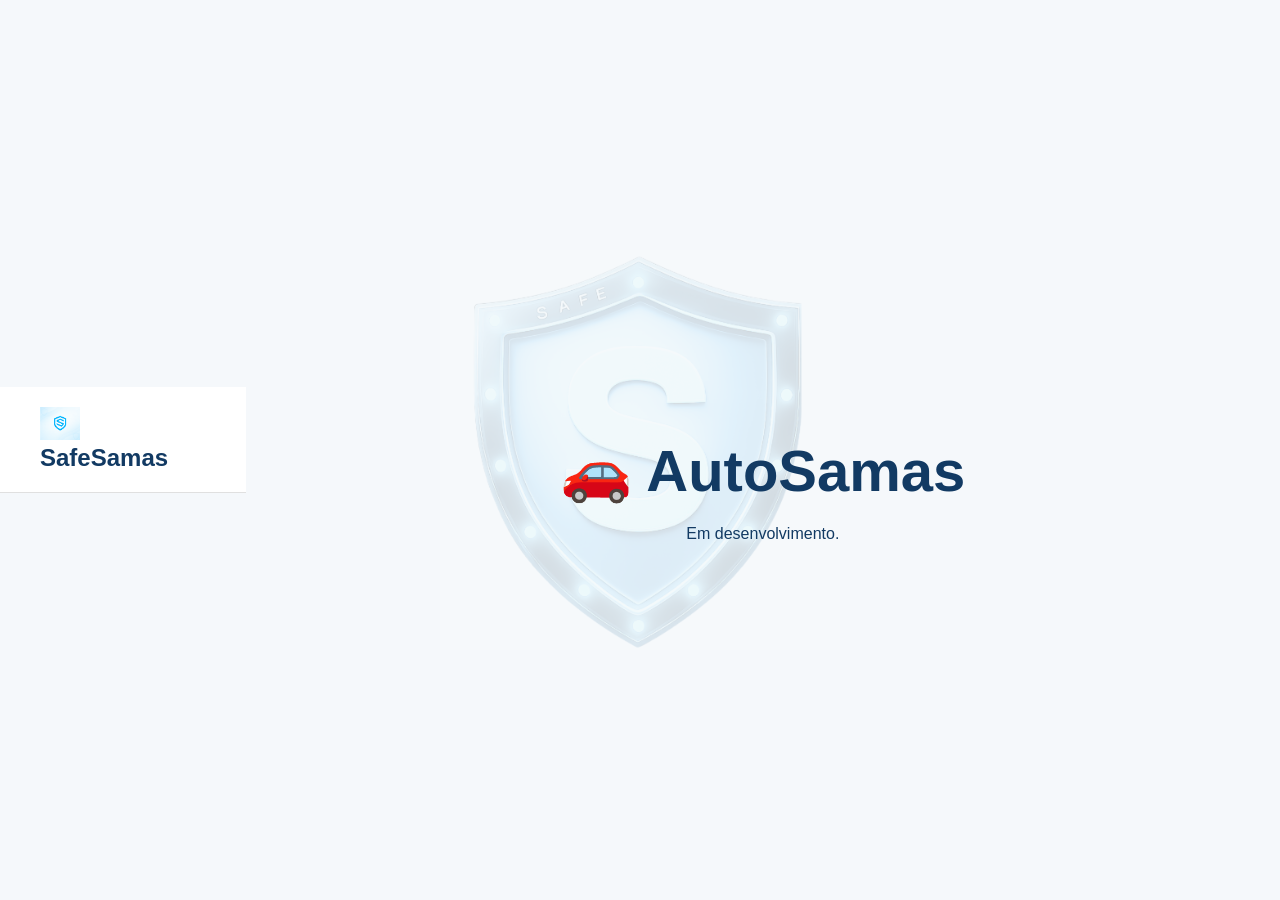
<file: Autosamas/index.html>
<!DOCTYPE html>
<html lang="pt-BR">
<head>
    <meta charset="UTF-8">
    <meta name="viewport" content="width=device-width, initial-scale=1.0">
    <title>AutoSamas</title>
    <link rel="stylesheet" href="../css/safe.css">
    <link rel="stylesheet" href="css/auto.css">
</head>
<body>
    <header class="safe-header">
        <a href="../index.html" class="voltar">
            <img src="../assets/logo-safe.png" class="safe-logo" alt="Logo SafeSamas">
            <span>SafeSamas</span>
        </a>
    </header>
    <main class="container">
        <h1>🚗 AutoSamas</h1>
        <p>Em desenvolvimento.</p>
    </main>
    <script src="js/auto.js"></script>
</body>
</html>
</file>
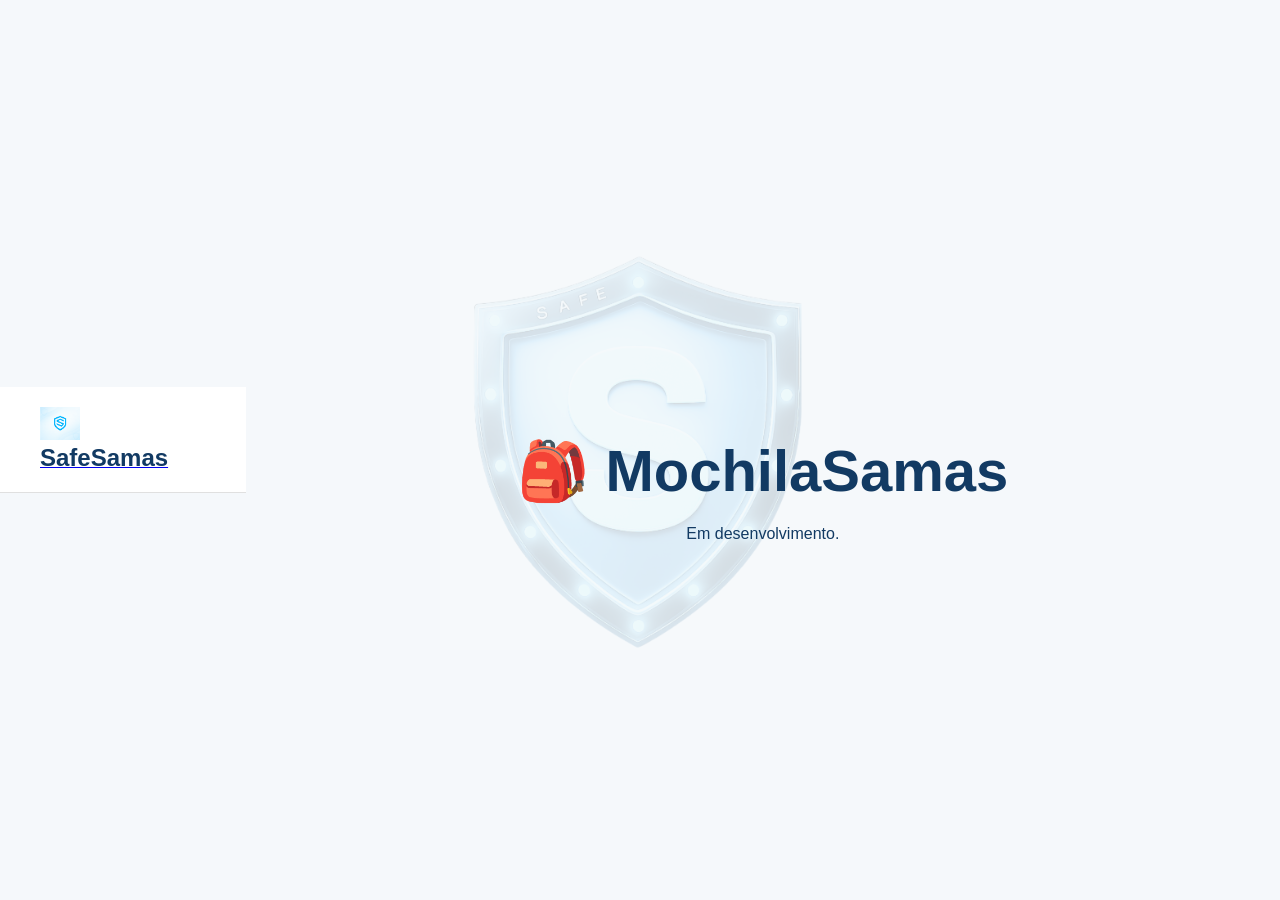
<file: MochilaSamas/index.html>
<!DOCTYPE html>
<html lang="pt-BR">
<head>
    <meta charset="UTF-8">
    <meta name="viewport" content="width=device-width, initial-scale=1.0">
    <title>MochilaSamas</title>
    <link rel="stylesheet" href="../css/safe.css">
    <link rel="stylesheet" href="css/mochila.css">
</head>
<body>
    <header class="safe-header">
        <a href="../index.html" class="voltar">
            <img src="../assets/logo-safe.png" class="safe-logo" alt="Logo SafeSamas">
            <span>SafeSamas</span>
        </a>
    </header>
    <main class="container">
        <h1>🎒 MochilaSamas</h1>
        <p>Em desenvolvimento.</p>
    </main>
    <script src="js/mochila.js"></script>
</body>
</html>
</file>
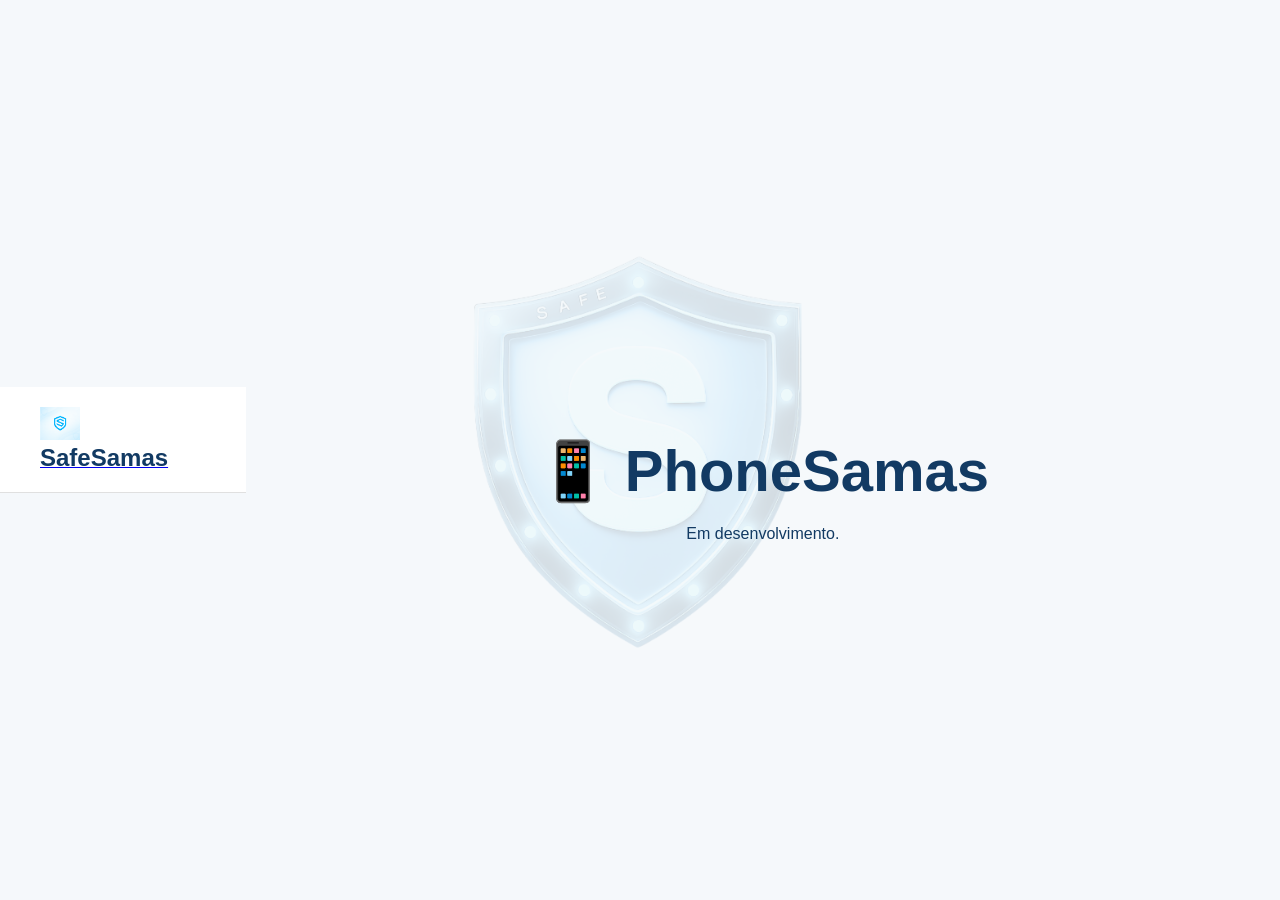
<file: PhoneSamas/index.html>
<!DOCTYPE html>
<html lang="pt-BR">
<head>
    <meta charset="UTF-8">
    <meta name="viewport" content="width=device-width, initial-scale=1.0">
    <title>PhoneSamas</title>
    <link rel="stylesheet" href="../css/safe.css">
    <link rel="stylesheet" href="css/phone.css">
</head>
<body>
    <header class="safe-header">
        <a href="../index.html" class="voltar">
            <img src="../assets/logo-safe.png" class="safe-logo" alt="Logo SafeSamas">
            <span>SafeSamas</span>
        </a>
    </header>
    <main class="container">
        <h1>📱 PhoneSamas</h1>
        <p>Em desenvolvimento.</p>
    </main>
    <script src="js/phone.js"></script>
</body>
</html>
</file>
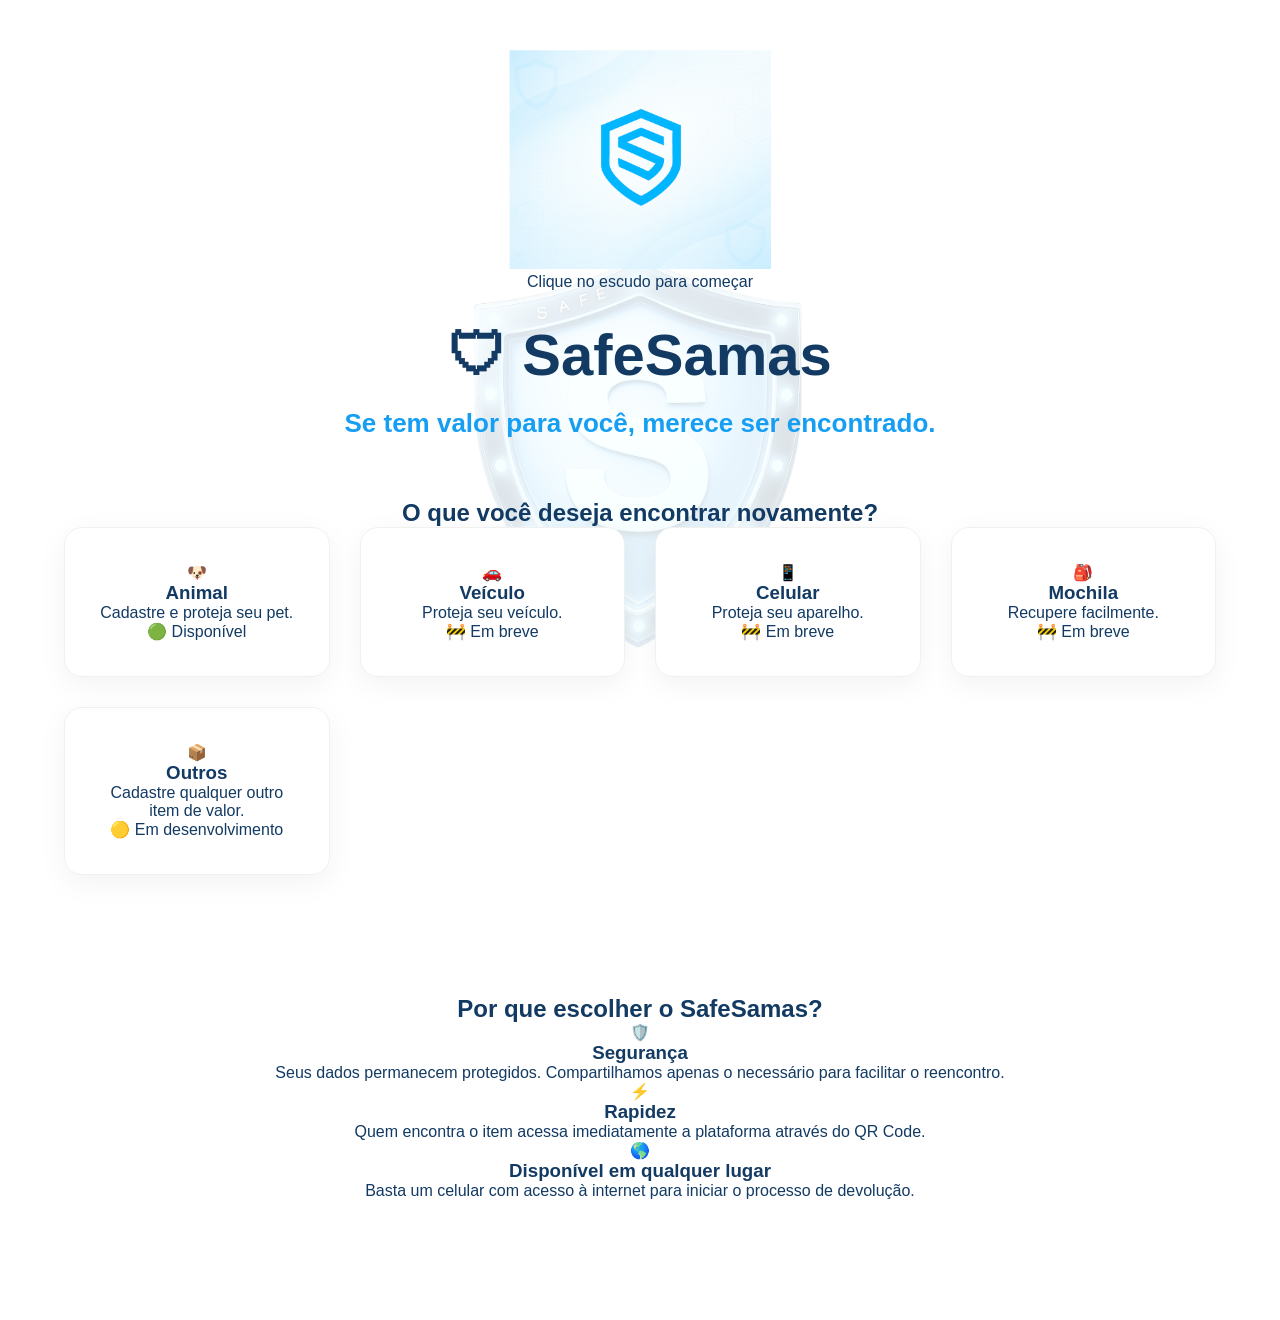
<file: index.html.html>
<!DOCTYPE html>
<html lang="pt-BR">

<head>
    <meta charset="UTF-8">
    <meta name="viewport" content="width=device-width, initial-scale=1.0">
    <title>SafeSamas</title>
    <link rel="stylesheet" href="css/safe.css">
</head>

<body>

    <main class="container">

        <div class="hero-logo">
            <img src="assets/logo-safe.png" alt="SafeSamas" id="logoInicio">
            <p class="clique">Clique no escudo para começar</p>
        </div>

        <h1>🛡 SafeSamas</h1>

        <p class="subtitulo">
            Se tem valor para você, merece ser encontrado.
        </p>

        <section class="modulos" id="modulos">
            <h2>O que você deseja encontrar novamente?</h2>

            <div class="cards">
                <div class="card" id="card-animal">
                    <span>🐶</span>
                    <h3>Animal</h3>
                    <p>Cadastre e proteja seu pet.</p>
                    <p class="status disponivel">🟢 Disponível</p>
                </div>

                <div class="card" id="card-veiculo">
                    <span>🚗</span>
                    <h3>Veículo</h3>
                    <p>Proteja seu veículo.</p>
                    <p class="status breve">🚧 Em breve</p>
                </div>

                <div class="card" id="card-phone">
                    <span>📱</span>
                    <h3>Celular</h3>
                    <p>Proteja seu aparelho.</p>
                    <p class="status breve">🚧 Em breve</p>
                </div>

                <div class="card" id="card-mochila">
                    <span>🎒</span>
                    <h3>Mochila</h3>
                    <p>Recupere facilmente.</p>
                    <p class="status breve">🚧 Em breve</p>
                </div>

                <div class="card" id="card-outros">
                    <span>📦</span>
                    <h3>Outros</h3>
                    <p>Cadastre qualquer outro item de valor.</p>
                    <p class="status desenvolvimento">🟡 Em desenvolvimento</p>
                </div>
            </div>
        </section>

        <section class="diferenciais">
            <h2>Por que escolher o SafeSamas?</h2>

            <div class="cards-diferenciais">
                <div class="diferencial">
                    <span>🛡️</span>
                    <h3>Segurança</h3>
                    <p>Seus dados permanecem protegidos. Compartilhamos apenas o necessário para facilitar o reencontro.</p>
                </div>

                <div class="diferencial">
                    <span>⚡</span>
                    <h3>Rapidez</h3>
                    <p>Quem encontra o item acessa imediatamente a plataforma através do QR Code.</p>
                </div>

                <div class="diferencial">
                    <span>🌎</span>
                    <h3>Disponível em qualquer lugar</h3>
                    <p>Basta um celular com acesso à internet para iniciar o processo de devolução.</p>
                </div>
            </div>
        </section>

    </main>

    <script src="js/safe.js"></script>

</body>
</html>
</file>
<file: css/safe.css>
/*
=========================================================
SafeSamas - DNA Visual da Plataforma (safe.css)
=========================================================
*/

/* 1. ESTRUTURA GLOBAL */
* { margin:0; padding:0; box-sizing:border-box; }

body { 
    font-family: Arial, Helvetica, sans-serif; 
    background-color: #ffffff; 
    min-height: 100vh;
    color: #123A63; 
}

/* Marca-d'água do Escudo no fundo (15% de nitidez) */
body::before {
    content: "";
    position: fixed;
    top: 0; left: 0;
    width: 100%; height: 100%;
    background-image: url("../assets/escudo.png");
    background-repeat: no-repeat;
    background-position: center;
    background-size: 400px;
    opacity: 0.15; 
    pointer-events: none; 
    z-index: -1;
}

/* 2. CABEÇALHO GLOBAL */
.safe-header {
    padding: 20px 40px;
    border-bottom: 1px solid #e0e0e0;
    background-color: #ffffff; 
    margin-bottom: 20px;
    display: flex;
    justify-content: space-between;
    align-items: center;
}

.container-header {
    display: flex;
    align-items: center;
}

/* Logo Oficial da Plataforma (Escudo) */
.safe-logo {
    width: 40px;
    height: auto;
    margin-right: 12px;
}

.safe-header span {
    font-weight: bold;
    font-size: 1.5rem;
    color: #123A63;
}

/* Botão de acesso superior direito (Escudo) */
.btn-header-right {
    width: 40px;
    height: 40px;
    cursor: pointer;
    transition: transform 0.3s ease;
}

.btn-header-right:hover {
    transform: scale(1.1);
}

/* Título de Identificação da Página (Onde entra o Lobo) */
.page-identifier {
    display: flex;
    flex-direction: column;
    align-items: center;
    margin-top: 20px;
}

.page-identifier img {
    width: 100px;
    margin-bottom: 10px;
}

/* 3. ESTILOS GERAIS */
html { scroll-behavior: smooth; }
.container { width: 90%; max-width: 1200px; margin: auto; text-align: center; padding-top: 50px; }
h1 { font-size: 58px; color: #123A63; margin: 30px 0 20px 0; }
.subtitulo { font-size: 26px; color: #169EF2; font-weight: bold; margin-bottom: 60px; }
section { margin-bottom: 120px; }
.cards { display: grid; grid-template-columns: repeat(auto-fit, minmax(240px, 1fr)); gap: 30px; }
.card { background: white; border: 1px solid #f0f0f0; border-radius: 18px; padding: 35px; box-shadow: 0 8px 30px rgba(0,0,0,.05); transition: .25s; cursor: pointer; }
.card:hover { transform: translateY(-8px); border-color: #169EF2; }
img { background: transparent !important; }
</file>
<file: Autosamas/css/auto.css>
body {
    margin: 0;
    display: flex;
    justify-content: center;
    align-items: center;
    height: 100vh;
    font-family: Arial, sans-serif;
    background: #f5f8fb;
}

.container {
    text-align: center;
}

.logo {
    width: 180px;
    margin-bottom: 20px;
}

h1 { color: #123A63; }
a { color: #169EF2; text-decoration: none; font-weight: bold; }
</file>
<file: MochilaSamas/css/mochila.css>
body{

    margin:0;

    display:flex;

    justify-content:center;

    align-items:center;

    height:100vh;

    font-family:Arial,sans-serif;

    background:#f5f8fb;

}

.container{

    text-align:center;

}

.logo{

    width:180px;

}
</file>
<file: PhoneSamas/css/phone.css>
body{

    margin:0;

    display:flex;

    justify-content:center;

    align-items:center;

    height:100vh;

    font-family:Arial,sans-serif;

    background:#f5f8fb;

}

.container{

    text-align:center;

}

.logo{

    width:180px;

}
</file>
